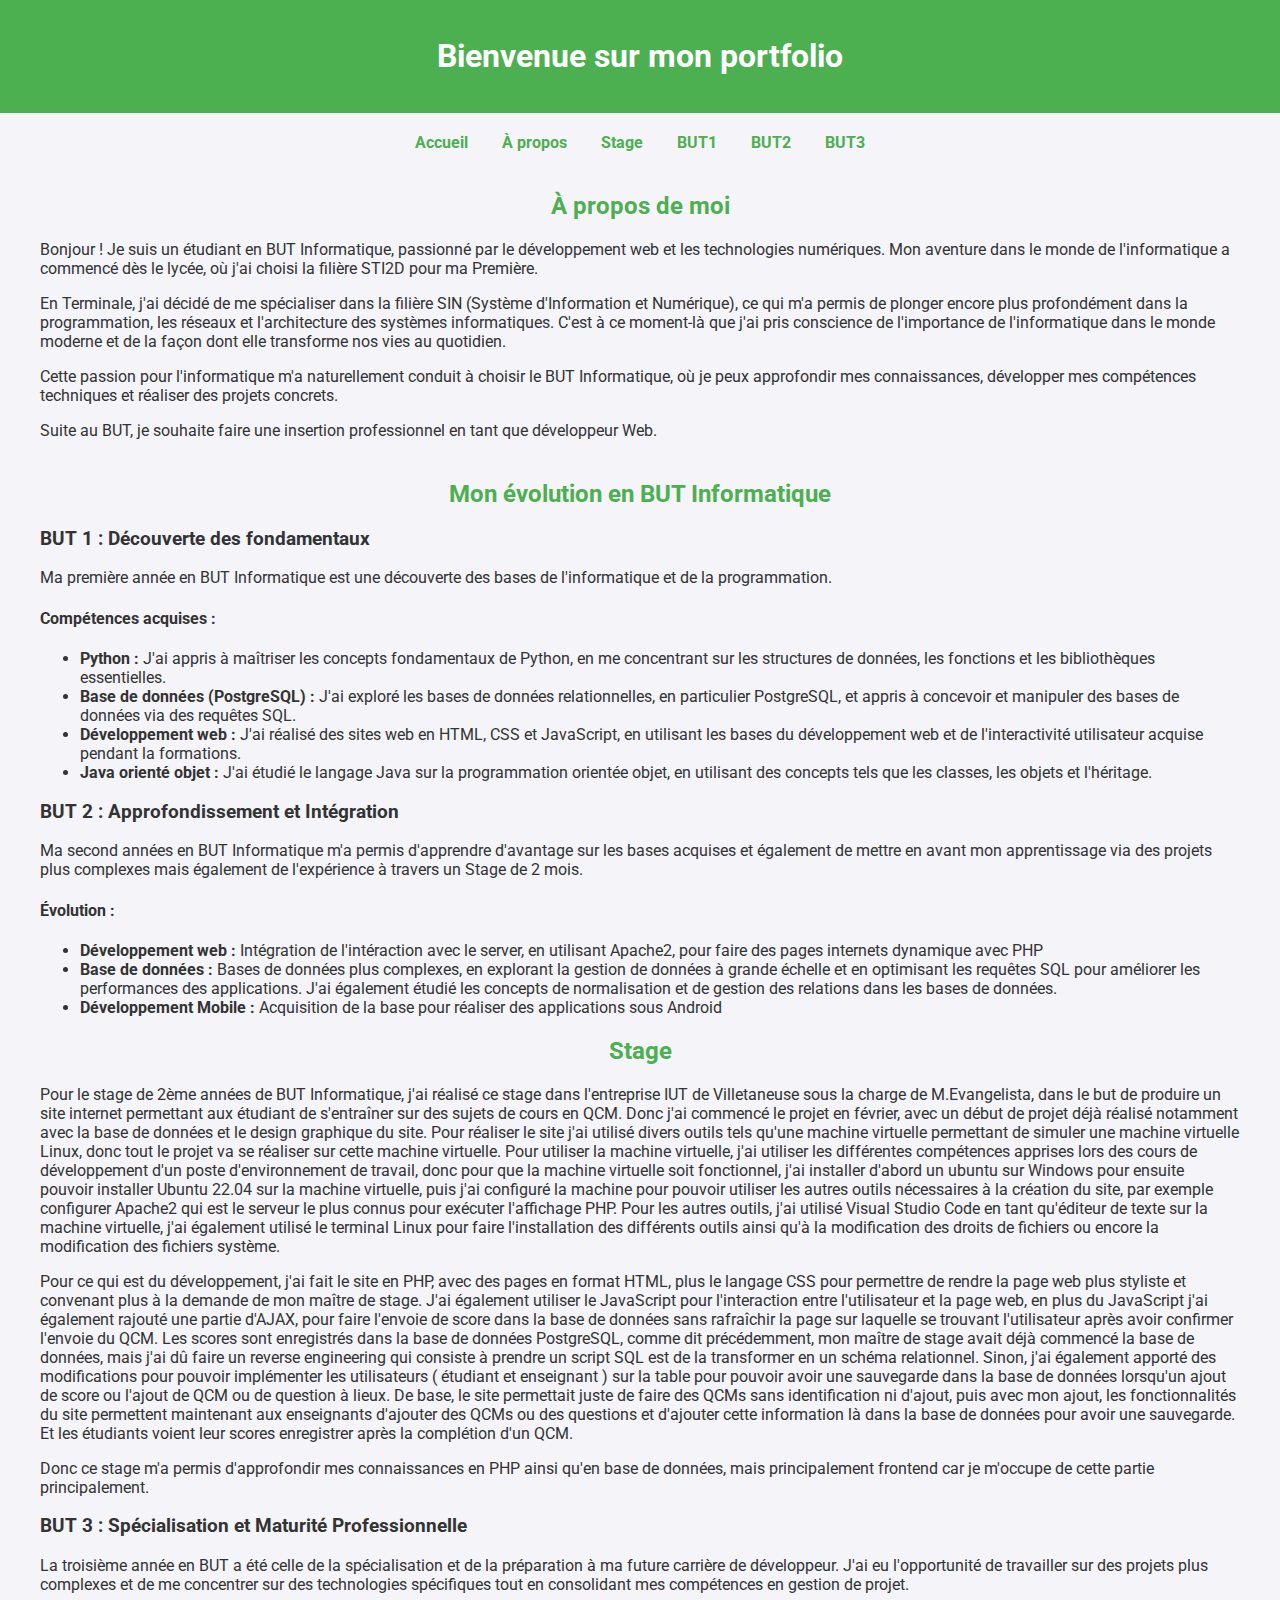
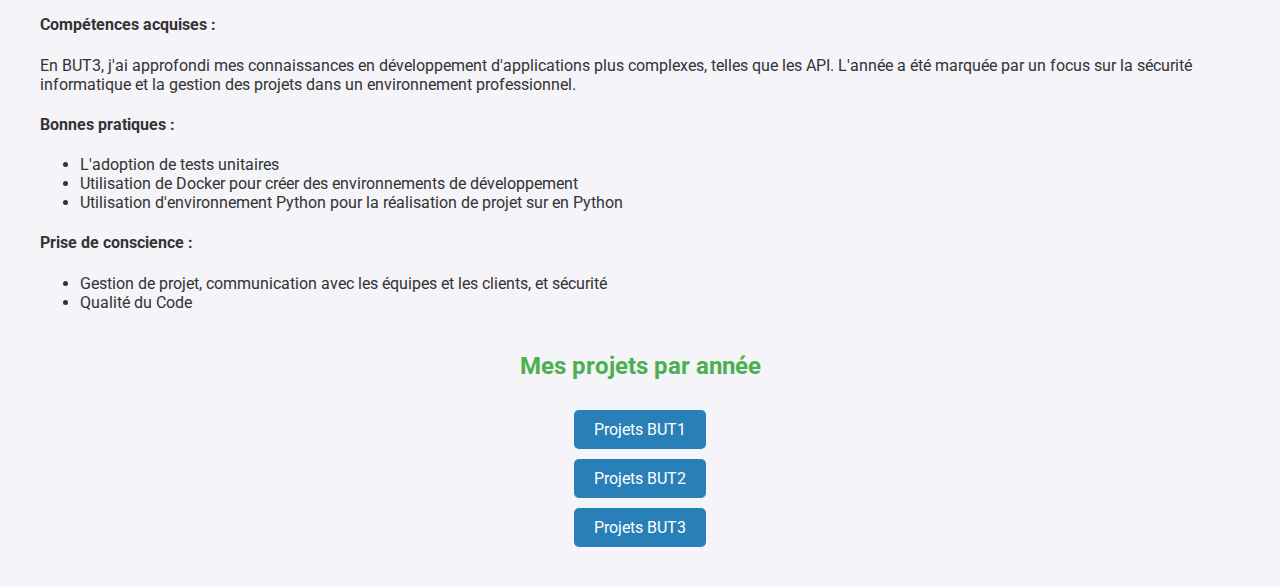
<file: index.html>
<!DOCTYPE html>
<html lang="fr">

<head>
    <meta charset="UTF-8">
    <meta name="viewport" content="width=device-width, initial-scale=1.0">
    <title>Mon Portfolio</title>
    <link href="https://fonts.googleapis.com/css2?family=Roboto:wght@300;400;700&display=swap" rel="stylesheet">
    <link rel="stylesheet" href="assets/css/index.css">
</head>

<body>
    <header>
        <h1>Bienvenue sur mon portfolio</h1>
    </header>
    <nav>
        <a href="index.html">Accueil</a>
        <a href="#about">À propos</a>
        <a href="#stage">Stage</a>
        <a href="but1.html">BUT1</a>
        <a href="but2.html">BUT2</a>
        <a href="but3.html">BUT3</a>
    </nav>
    <div class="container">
        <section id="about" class="section">
            <h2>À propos de moi</h2>
            <p>Bonjour ! Je suis un étudiant en BUT Informatique, passionné par le développement web et les technologies
                numériques. Mon aventure dans le monde de l'informatique a commencé dès le lycée, où j'ai choisi la
                filière STI2D pour ma Première.</p>

            <p>En Terminale, j'ai décidé de me spécialiser dans la filière SIN (Système d'Information et Numérique), ce
                qui m'a permis de plonger encore plus profondément dans la programmation, les réseaux et l'architecture
                des systèmes informatiques. C'est à ce moment-là que j'ai pris conscience de l'importance de
                l'informatique dans le monde moderne et de la façon dont elle transforme nos vies au quotidien.</p>

            <p>Cette passion pour l'informatique m'a naturellement conduit à choisir le BUT Informatique, où je peux
                approfondir mes connaissances, développer mes compétences techniques et réaliser des projets concrets.
            </p>

            <p>Suite au BUT, je souhaite faire une insertion professionnel en tant que développeur Web.
            </p>
        </section>

        <section id="but-evolution" class="section">
            <h2>Mon évolution en BUT Informatique</h2>
            <div>
                <h3>BUT 1 : Découverte des fondamentaux</h3>
                <p>Ma première année en BUT Informatique est une découverte des bases de l'informatique et de la
                    programmation.</p>
                <h4>Compétences acquises :</h4>
                <ul>
                    <li><strong>Python : </strong> J'ai appris à maîtriser les concepts fondamentaux de Python, en me
                        concentrant sur les structures de données, les fonctions et les bibliothèques essentielles.</li>
                    <li><strong>Base de données (PostgreSQL) : </strong> J'ai exploré les bases de données
                        relationnelles, en particulier PostgreSQL, et appris à concevoir et manipuler des bases de
                        données via des requêtes SQL.</li>
                    <li><strong>Développement web : </strong> J'ai réalisé des sites web en HTML, CSS et
                        JavaScript, en utilisant les bases du développement web et de l'interactivité utilisateur
                        acquise pendant la formations.</li>
                    <li><strong>Java orienté objet : </strong> J'ai étudié le langage Java sur la
                        programmation orientée objet, en utilisant des concepts tels que les classes, les objets et
                        l'héritage.</li>
                </ul>
            </div>
            <div>
                <h3>BUT 2 : Approfondissement et Intégration</h3>
                <p>Ma second années en BUT Informatique m'a permis d'apprendre d'avantage sur les bases acquises et
                    également de mettre en avant mon apprentissage via des projets plus complexes mais également de
                    l'expérience à travers un Stage de 2 mois.</p>
                <h4>Évolution :</h4>
                <ul>
                    <li><strong>Développement web :</strong> Intégration de l'intéraction avec le server, en utilisant
                        Apache2, pour faire des pages internets dynamique avec PHP</li>
                    <li><strong>Base de données : </strong> Bases de données plus complexes, en
                        explorant la gestion de données à grande échelle et en optimisant les requêtes SQL pour
                        améliorer les performances des applications. J'ai également étudié les concepts de normalisation
                        et de gestion des relations dans les bases de données.</li>
                    <li><strong>Développement Mobile : </strong>Acquisition de la base pour réaliser des applications
                        sous Android</li>

                </ul>
                <h2 id="stage">Stage</h2>
                <p>Pour le stage de 2ème années de BUT Informatique, j'ai réalisé ce stage dans
                    l'entreprise IUT de Villetaneuse sous la charge de M.Evangelista, dans le but de
                    produire un site internet permettant aux étudiant de s'entraîner sur des sujets de cours
                    en QCM. Donc j'ai commencé le projet en février, avec un début de projet déjà réalisé
                    notamment avec la base de données et le design graphique du site.
                    Pour réaliser le site j'ai utilisé divers outils tels qu'une machine virtuelle permettant de
                    simuler une machine virtuelle Linux, donc tout le projet va se réaliser sur cette machine
                    virtuelle. Pour utiliser la machine virtuelle, j'ai utiliser les différentes compétences
                    apprises lors des cours de développement d'un poste d'environnement de travail, donc
                    pour que la machine virtuelle soit fonctionnel, j'ai installer d'abord un ubuntu sur
                    Windows pour ensuite pouvoir installer Ubuntu 22.04 sur la machine virtuelle, puis j'ai
                    configuré la machine pour pouvoir utiliser les autres outils nécessaires à la création du
                    site, par exemple configurer Apache2 qui est le serveur le plus connus pour exécuter
                    l'affichage PHP. Pour les autres outils, j'ai utilisé Visual Studio Code en tant qu'éditeur
                    de texte sur la machine virtuelle, j'ai également utilisé le terminal Linux pour faire
                    l'installation des différents outils ainsi qu'à la modification des droits de fichiers ou
                    encore la modification des fichiers système.
                </p>
                <p>
                    Pour ce qui est du développement, j'ai fait le site en PHP, avec des pages en
                    format HTML, plus le langage CSS pour permettre de rendre la page web plus styliste
                    et convenant plus à la demande de mon maître de stage. J'ai également utiliser le
                    JavaScript pour l'interaction entre l'utilisateur et la page web, en plus du JavaScript j'ai
                    également rajouté une partie d'AJAX, pour faire l'envoie de score dans la base de
                    données sans rafraîchir la page sur laquelle se trouvant l'utilisateur après avoir
                    confirmer l'envoie du QCM. Les scores sont enregistrés dans la base de données
                    PostgreSQL, comme dit précédemment, mon maître de stage avait déjà commencé la
                    base de données, mais j'ai dû faire un reverse engineering qui consiste à prendre un
                    script SQL est de la transformer en un schéma relationnel. Sinon, j'ai également
                    apporté des modifications pour pouvoir implémenter les utilisateurs ( étudiant et
                    enseignant ) sur la table pour pouvoir avoir une sauvegarde dans la base de données
                    lorsqu'un ajout de score ou l'ajout de QCM ou de question à lieux. De base, le site
                    permettait juste de faire des QCMs sans identification ni d'ajout, puis avec mon ajout,
                    les fonctionnalités du site permettent maintenant aux enseignants d'ajouter des QCMs
                    ou des questions et d'ajouter cette information là dans la base de données pour avoir
                    une sauvegarde. Et les étudiants voient leur scores enregistrer après la complétion d'un
                    QCM.
                </p>
                <p>Donc ce stage m'a permis d'approfondir mes connaissances en PHP ainsi qu'en base
                    de données, mais principalement frontend car je m'occupe de cette partie
                    principalement.</p>
            </div>
            <div>
                <h3>BUT 3 : Spécialisation et Maturité Professionnelle</h3>
                <p>La troisième année en BUT a été celle de la spécialisation et de la préparation à ma future carrière
                    de développeur. J'ai eu l'opportunité de travailler sur des projets plus complexes et de me
                    concentrer sur des technologies spécifiques tout en consolidant mes compétences en gestion de
                    projet.</p>
                <h4>Compétences acquises : </h4>
                <p> En BUT3, j'ai approfondi mes connaissances en développement d'applications plus complexes, telles
                    que les API. L'année a été marquée par un focus sur la sécurité informatique et la gestion des
                    projets dans un environnement professionnel.</p>
                <h4>Bonnes pratiques :</h4>
                <ul>
                    <li>L'adoption de tests unitaires</li>
                    <li>Utilisation de Docker pour créer des environnements de développement</li>
                    <li>Utilisation d'environnement Python pour la réalisation de projet sur en Python</li>
                </ul>
                <h4>Prise de conscience :</h4>
                <ul>
                    <li>Gestion de projet, communication avec les équipes et les clients, et sécurité</li>
                    <li>Qualité du Code</li>
                </ul>
            </div>
        </section>

        <!-- Section des années avec des boutons -->
        <section id="years" class="section">
            <h2>Mes projets par année</h2>

            <!-- Bouton pour accéder au projet de BUT1 -->
            <div class="year-category">
                <a href="but1.html" class="button">Projets BUT1</a>
            </div>

            <!-- Bouton pour accéder au projet de BUT2 -->
            <div class="year-category">
                <a href="but2.html" class="button">Projets BUT2</a>
            </div>

            <!-- Bouton pour accéder au projet de BUT3 -->
            <div class="year-category">
                <a href="but3.html" class="button">Projets BUT3</a>
            </div>
        </section>


    </div>
</body>

</html>
</file>
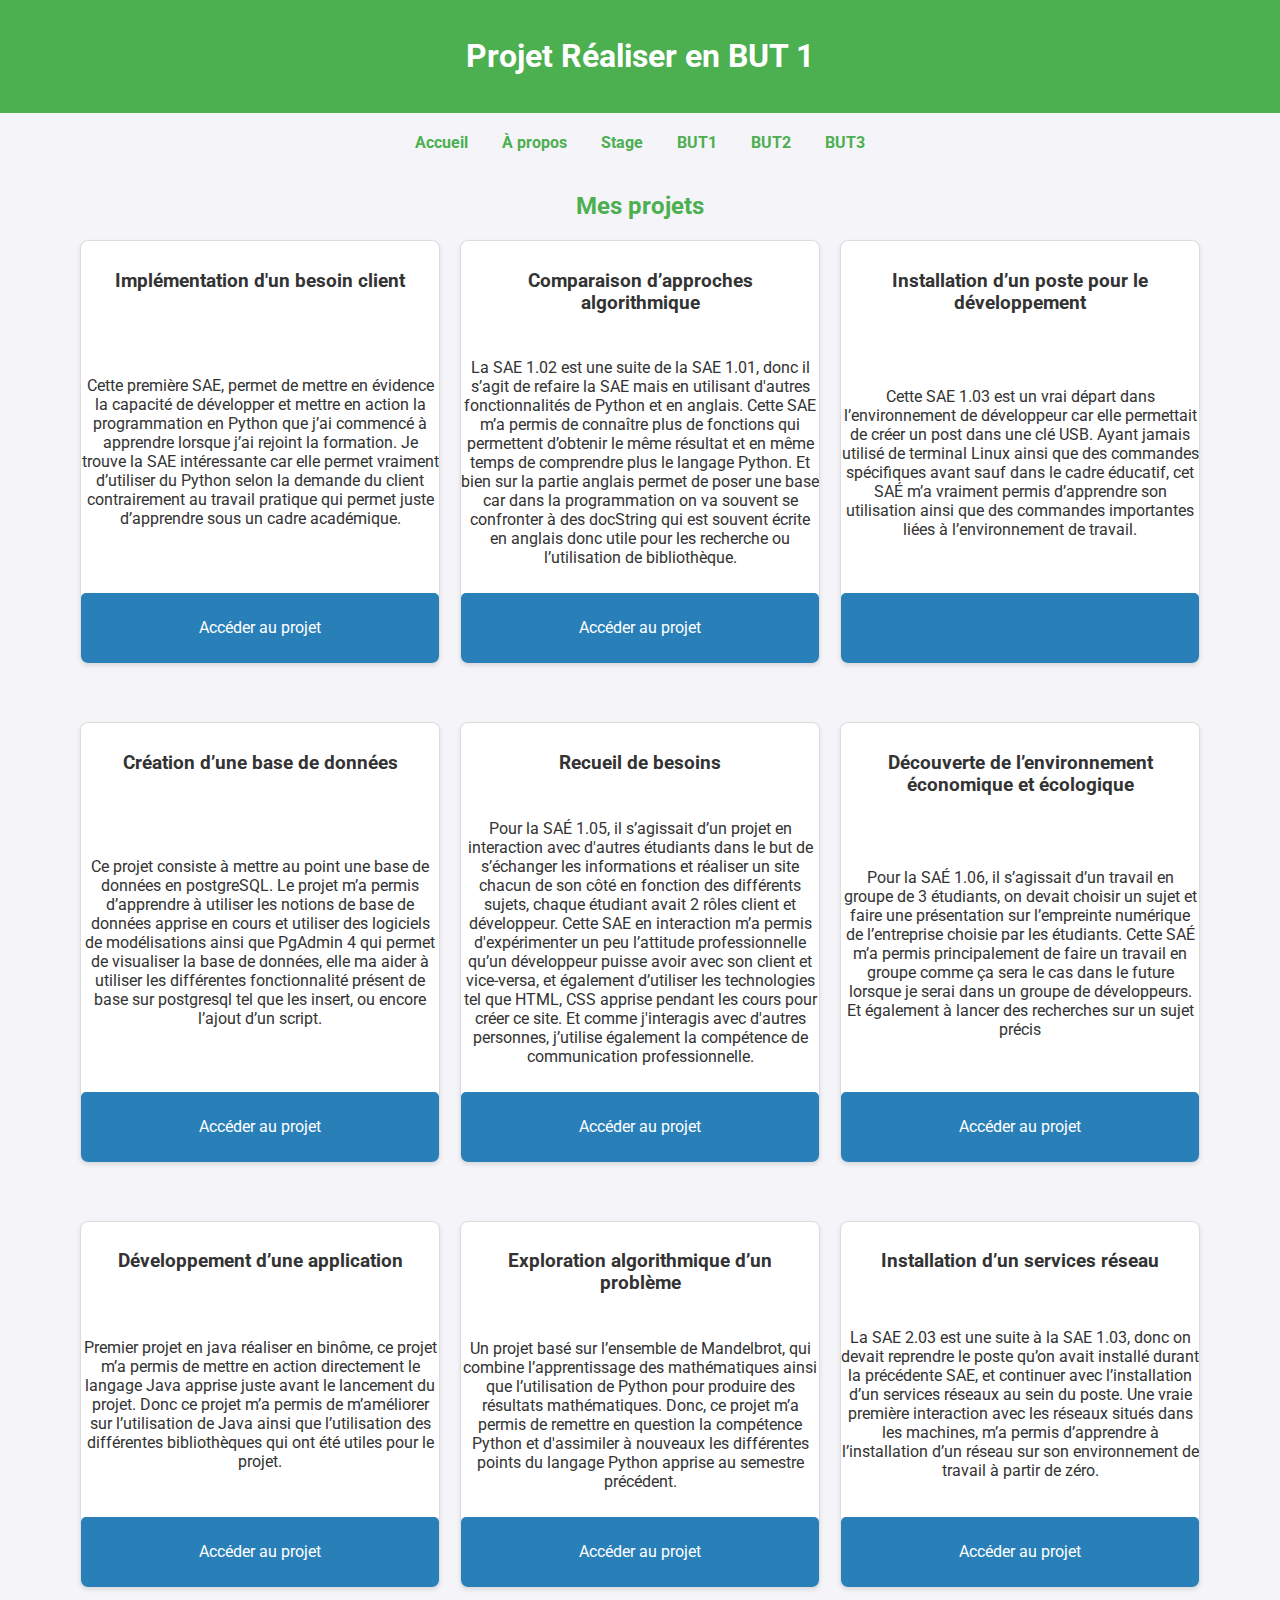
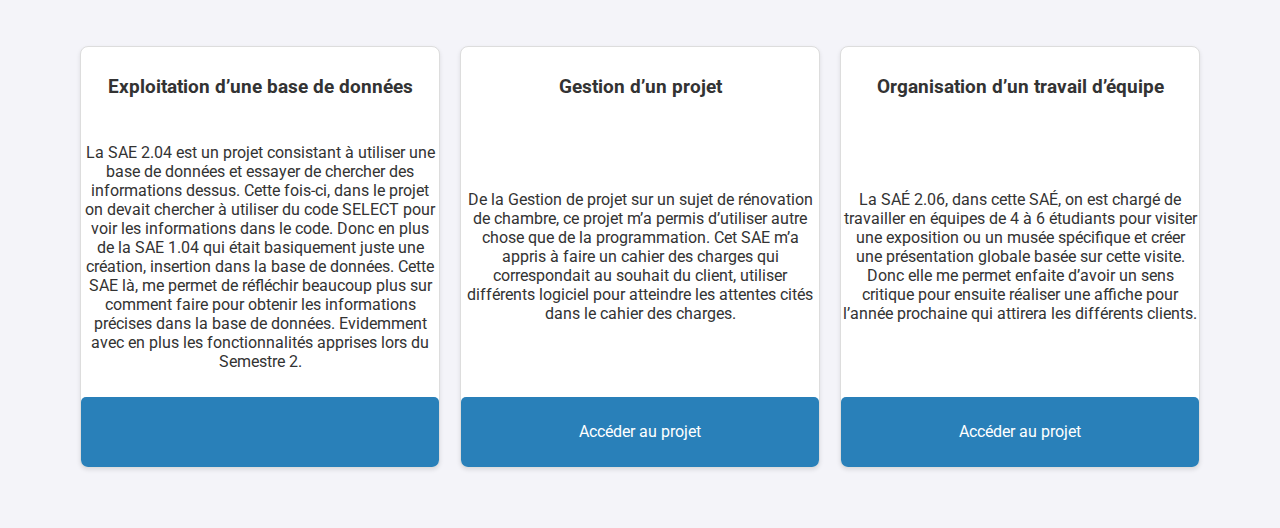
<file: but1.html>
<!DOCTYPE html>
<html lang="fr">

<head>
    <meta charset="UTF-8">
    <meta name="viewport" content="width=device-width, initial-scale=1.0">
    <title>BUT1 Informatique</title>
    <link href="https://fonts.googleapis.com/css2?family=Roboto:wght@300;400;700&display=swap" rel="stylesheet">
    <link rel="stylesheet" href="assets/css/index.css">
</head>

<body>
    <header>
        <h1>Projet Réaliser en BUT 1</h1>
    </header>
    <nav>
        <a href="index.html">Accueil</a>
        <a href="index.html#about">À propos</a>
        <a href="index.html#stage">Stage</a>
        <a href="but1.html">BUT1</a>
        <a href="but2.html">BUT2</a>
        <a href="but3.html">BUT3</a>
    </nav>
    <div class="container">
        <section id="projects" class="section">
            <h2>Mes projets</h2>
            <div class="projects">
                <div class="project">
                    <h3>Implémentation d'un besoin client</h3>
                    <p>Cette première SAE, permet de mettre en évidence la capacité de développer et
                        mettre en action la programmation en Python que j’ai commencé à apprendre lorsque
                        j’ai rejoint la formation. Je trouve la SAE intéressante car elle permet vraiment d’utiliser
                        du Python selon la demande du client contrairement au travail pratique qui permet juste
                        d’apprendre sous un cadre académique.</p>
                    <a href="https://github.com/Loic-Li/Portfolio/tree/main/S1.01" class="project-link">Accéder au
                        projet</a>
                </div>
                <div class="project">
                    <h3>Comparaison d’approches algorithmique</h3>
                    <p>La SAE 1.02 est une suite de la SAE 1.01, donc il s’agit de refaire la SAE mais
                        en utilisant d'autres fonctionnalités de Python et en anglais. Cette SAE m’a permis de
                        connaître plus de fonctions qui permettent d’obtenir le même résultat et en même temps
                        de comprendre plus le langage Python. Et bien sur la partie anglais permet de poser
                        une base car dans la programmation on va souvent se confronter à des docString qui
                        est souvent écrite en anglais donc utile pour les recherche ou l’utilisation de
                        bibliothèque.</p>
                    <a href="https://github.com/Loic-Li/Portfolio/tree/main/S1.02" class="project-link">Accéder au
                        projet</a>
                </div>
                <div class="project">
                    <h3>Installation d’un poste pour le développement</h3>
                    <p>Cette SAE 1.03 est un vrai départ dans l’environnement de développeur car elle
                        permettait de créer un post dans une clé USB. Ayant jamais utilisé de terminal Linux
                        ainsi que des commandes spécifiques avant sauf dans le cadre éducatif, cet SAÉ m’a
                        vraiment permis d’apprendre son utilisation ainsi que des commandes importantes liées
                        à l’environnement de travail.</p>
                    <div class="project-link"></div>
                </div>
            </div>
            <br><br>
            <div class="projects">
                <div class="project">
                    <h3>Création d’une base de données</h3>
                    <p>Ce projet consiste à mettre au point une base de données en postgreSQL. Le
                        projet m’a permis d’apprendre à utiliser les notions de base de données apprise en
                        cours et utiliser des logiciels de modélisations ainsi que PgAdmin 4 qui permet de
                        visualiser la base de données, elle ma aider à utiliser les différentes fonctionnalité
                        présent de base sur postgresql tel que les insert, ou encore l’ajout d’un script.</p>
                    <a href="https://github.com/Loic-Li/Portfolio/tree/main/S1.04" class="project-link">Accéder au
                        projet</a>
                </div>
                <div class="project">
                    <h3>Recueil de besoins</h3>
                    <p>Pour la SAÉ 1.05, il s’agissait d’un projet en interaction avec d'autres étudiants
                        dans le but de s’échanger les informations et réaliser un site chacun de son côté en
                        fonction des différents sujets, chaque étudiant avait 2 rôles client et développeur. Cette
                        SAE en interaction m’a permis d'expérimenter un peu l’attitude professionnelle qu’un
                        développeur puisse avoir avec son client et vice-versa, et également d’utiliser les
                        technologies tel que HTML, CSS apprise pendant les cours pour créer ce site. Et
                        comme j'interagis avec d'autres personnes, j’utilise également la compétence de
                        communication professionnelle.</p>
                    <a href="https://github.com/Loic-Li/Portfolio/tree/main/S1.05" class="project-link">Accéder au
                        projet</a>
                </div>
                <div class="project">
                    <h3>Découverte de l’environnement économique et écologique</h3>
                    <p>Pour la SAÉ 1.06, il s’agissait d’un travail en groupe de 3 étudiants, on devait
                        choisir un sujet et faire une présentation sur l’empreinte numérique de l’entreprise
                        choisie par les étudiants. Cette SAÉ m’a permis principalement de faire un travail en
                        groupe comme ça sera le cas dans le future lorsque je serai dans un groupe de
                        développeurs. Et également à lancer des recherches sur un sujet précis
                    </p>
                    <a href="https://github.com/Loic-Li/Portfolio/tree/main/S1.06" class="project-link">Accéder au
                        projet</a>
                </div>
            </div>
            <br><br>
            <div class="projects">
                <div class="project">
                    <h3>Développement d’une application</h3>
                    <p>Premier projet en java réaliser en binôme, ce projet m’a permis de mettre en
                        action directement le langage Java apprise juste avant le lancement du projet. Donc ce
                        projet m’a permis de m’améliorer sur l’utilisation de Java ainsi que l’utilisation des
                        différentes bibliothèques qui ont été utiles pour le projet.
                    </p>
                    <a href="https://github.com/Loic-Li/Portfolio/tree/main/S2.01" class="project-link">Accéder au
                        projet</a>
                </div>
                <div class="project">
                    <h3>Exploration algorithmique d’un problème</h3>
                    <p>Un projet basé sur l’ensemble de Mandelbrot, qui combine l’apprentissage des
                        mathématiques ainsi que l’utilisation de Python pour produire des résultats
                        mathématiques. Donc, ce projet m’a permis de remettre en question la compétence
                        Python et d'assimiler à nouveaux les différentes points du langage Python apprise au
                        semestre précédent.
                    </p>
                    <a href="https://github.com/Loic-Li/Portfolio/tree/main/S2.02" class="project-link">Accéder au
                        projet</a>
                </div>
                <div class="project">
                    <h3> Installation d’un services réseau</h3>
                    <p>La SAE 2.03 est une suite à la SAE 1.03, donc on devait reprendre le poste
                        qu’on avait installé durant la précédente SAE, et continuer avec l’installation d’un
                        services réseaux au sein du poste. Une vraie première interaction avec les réseaux
                        situés dans les machines, m’a permis d’apprendre à l’installation d’un réseau sur son
                        environnement de travail à partir de zéro.
                    </p>
                    <a href="https://github.com/Loic-Li/Portfolio/tree/main/S2.03" class="project-link">Accéder au
                        projet</a>
                </div>
            </div>
            <br><br>
            <div class="projects">
                <div class="project">
                    <h3>Exploitation d’une base de données</h3>
                    <p>La SAE 2.04 est un projet consistant à utiliser une base de données et essayer
                        de chercher des informations dessus. Cette fois-ci, dans le projet on devait chercher à
                        utiliser du code SELECT pour voir les informations dans le code. Donc en plus de la
                        SAE 1.04 qui était basiquement juste une création, insertion dans la base de données.
                        Cette SAE là, me permet de réfléchir beaucoup plus sur comment faire pour obtenir les
                        informations précises dans la base de données. Evidemment avec en plus les
                        fonctionnalités apprises lors du Semestre 2.</p>
                    <div class="project-link"></div>
                </div>
                <div class="project">
                    <h3>Gestion d’un projet</h3>
                    <p>De la Gestion de projet sur un sujet de rénovation de chambre, ce projet m’a
                        permis d’utiliser autre chose que de la programmation. Cet SAE m’a appris à faire un
                        cahier des charges qui correspondait au souhait du client, utiliser différents logiciel pour
                        atteindre les attentes cités dans le cahier des charges.
                    </p>
                    <a href="https://github.com/Loic-Li/Portfolio/tree/main/S2.05" class="project-link">Accéder au
                        projet</a>
                </div>
                <div class="project">
                    <h3>Organisation d’un travail d’équipe</h3>
                    <p>La SAÉ 2.06, dans cette SAÉ, on est chargé de travailler en équipes de 4 à 6
                        étudiants pour visiter une exposition ou un musée spécifique et créer une présentation
                        globale basée sur cette visite. Donc elle me permet enfaite d’avoir un sens critique pour
                        ensuite réaliser une affiche pour l’année prochaine qui attirera les différents clients.</p>
                    <a href="https://github.com/Loic-Li/Portfolio/tree/main/S2.06" class="project-link">Accéder au
                        projet</a>
                </div>
            </div>
        </section>
    </div>
</body>

</html>
</file>
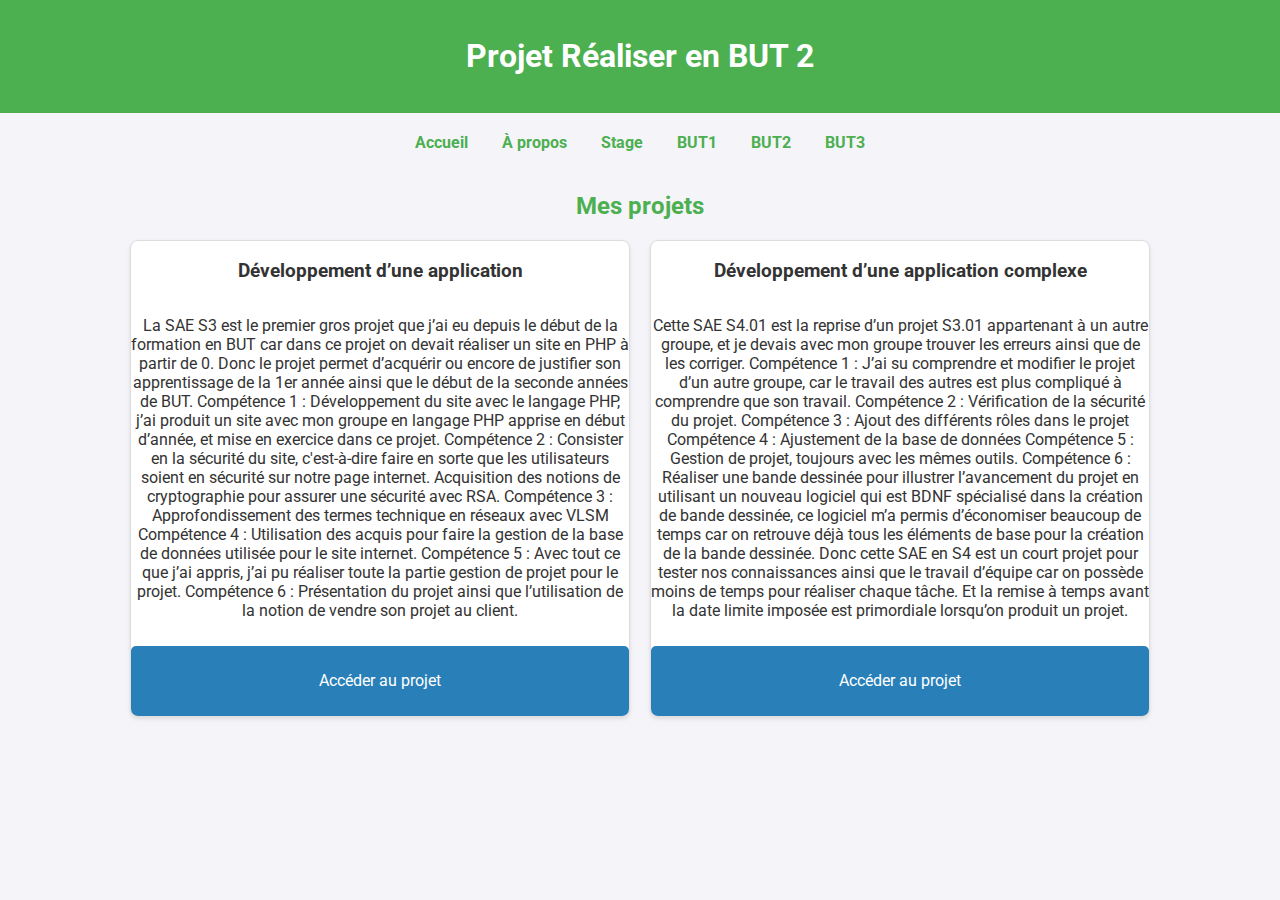
<file: but2.html>
<!DOCTYPE html>
<html lang="fr">

<head>
    <meta charset="UTF-8">
    <meta name="viewport" content="width=device-width, initial-scale=1.0">
    <title>BUT1 Informatique</title>
    <link href="https://fonts.googleapis.com/css2?family=Roboto:wght@300;400;700&display=swap" rel="stylesheet">
    <link rel="stylesheet" href="assets/css/index.css">
</head>

<body>
    <header>
        <h1>Projet Réaliser en BUT 2</h1>
    </header>
    <nav>
        <a href="index.html">Accueil</a>
        <a href="index.html#about">À propos</a>
        <a href="index.html#stage">Stage</a>
        <a href="but1.html">BUT1</a>
        <a href="but2.html">BUT2</a>
        <a href="but3.html">BUT3</a>
    </nav>
    <div class="container">
        <section id="projects" class="section">
            <h2>Mes projets</h2>
            <div class="projects">
                <div class="project-but2">
                    <h3>Développement d’une application</h3>
                    <p>La SAE S3 est le premier gros projet que j’ai eu depuis le début de la formation
                        en BUT car dans ce projet on devait réaliser un site en PHP à partir de 0. Donc le projet
                        permet d’acquérir ou encore de justifier son apprentissage de la 1er année ainsi que le
                        début de la seconde années de BUT.
                        Compétence 1 : Développement du site avec le langage PHP, j’ai produit un site
                        avec mon groupe en langage PHP apprise en début d’année, et mise en exercice dans
                        ce projet.
                        Compétence 2 : Consister en la sécurité du site, c'est-à-dire faire en sorte que
                        les utilisateurs soient en sécurité sur notre page internet. Acquisition des notions de
                        cryptographie pour assurer une sécurité avec RSA.
                        Compétence 3 : Approfondissement des termes technique en réseaux avec
                        VLSM
                        Compétence 4 : Utilisation des acquis pour faire la gestion de la base de
                        données utilisée pour le site internet.
                        Compétence 5 : Avec tout ce que j’ai appris, j’ai pu réaliser toute la partie gestion
                        de projet pour le projet.
                        Compétence 6 : Présentation du projet ainsi que l’utilisation de la notion de
                        vendre son projet au client.</p>
                    <a href="https://gitlab.sorbonne-paris-nord.fr/boogie-team/sae" class="project-link">Accéder au
                        projet</a>
                </div>
                <div class="project-but2">
                    <h3>Développement d’une application complexe</h3>
                    <p>Cette SAE S4.01 est la reprise d’un projet S3.01 appartenant à un autre groupe,
                        et je devais avec mon groupe trouver les erreurs ainsi que de les corriger.
                        Compétence 1 : J’ai su comprendre et modifier le projet d’un autre groupe, car le
                        travail des autres est plus compliqué à comprendre que son travail.
                        Compétence 2 : Vérification de la sécurité du projet.
                        Compétence 3 : Ajout des différents rôles dans le projet
                        Compétence 4 : Ajustement de la base de données
                        Compétence 5 : Gestion de projet, toujours avec les mêmes outils.
                        Compétence 6 : Réaliser une bande dessinée pour illustrer l’avancement du
                        projet en utilisant un nouveau logiciel qui est BDNF spécialisé dans la création de
                        bande dessinée, ce logiciel m’a permis d’économiser beaucoup de temps car on
                        retrouve déjà tous les éléments de base pour la création de la bande dessinée.
                        Donc cette SAE en S4 est un court projet pour tester nos connaissances ainsi que le
                        travail d’équipe car on possède moins de temps pour réaliser chaque tâche. Et la
                        remise à temps avant la date limite imposée est primordiale lorsqu’on produit un projet.</p>
                    <a href="https://gitlab.sorbonne-paris-nord.fr/jklm.b/saes4" class="project-link">Accéder au
                        projet</a>
                </div>
        </section>
    </div>
</body>

</html>
</file>
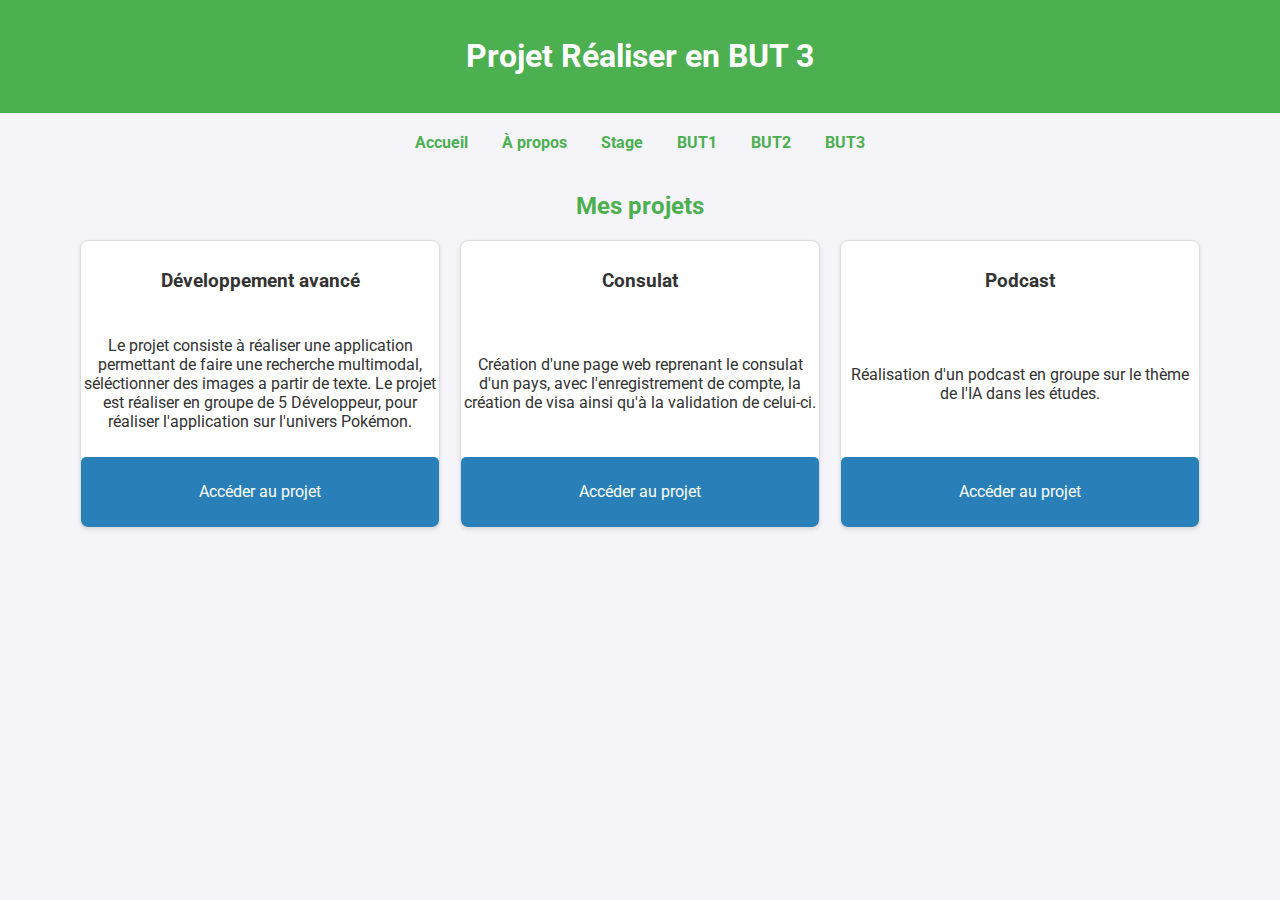
<file: but3.html>
<!DOCTYPE html>
<html lang="fr">

<head>
    <meta charset="UTF-8">
    <meta name="viewport" content="width=device-width, initial-scale=1.0">
    <title>BUT1 Informatique</title>
    <link href="https://fonts.googleapis.com/css2?family=Roboto:wght@300;400;700&display=swap" rel="stylesheet">
    <link rel="stylesheet" href="assets/css/index.css">
</head>

<body>
    <header>
        <h1>Projet Réaliser en BUT 3</h1>
    </header>
    <nav>
        <a href="index.html">Accueil</a>
        <a href="index.html#about">À propos</a>
        <a href="index.html#stage">Stage</a>
        <a href="but1.html">BUT1</a>
        <a href="but2.html">BUT2</a>
        <a href="but3.html">BUT3</a>
    </nav>
    <div class="container">
        <section id="projects" class="section">
            <h2>Mes projets</h2>
            <div class="projects">
                <div class="project">
                    <h3>Développement avancé</h3>
                    <p>Le projet consiste à réaliser une application permettant de faire une recherche multimodal,
                        séléctionner des images a partir de texte. Le projet est réaliser en groupe de 5 Développeur,
                        pour réaliser l'application sur l'univers Pokémon.
                    </p>
                    <a href="https://gitlab.sorbonne-paris-nord.fr/KoD/PokeKod" class="project-link">Accéder au
                        projet</a>
                </div>
                <div class="project">
                    <h3>Consulat</h3>
                    <p>Création d'une page web reprenant le consulat d'un pays, avec l'enregistrement de compte, la
                        création de visa ainsi qu'à la validation de celui-ci.
                    </p>
                    <a href="https://github.com/Loic-Li/Consulat" class="project-link">Accéder au
                        projet</a>
                </div>
                <div class="project">
                    <h3>Podcast</h3>
                    <p>Réalisation d'un podcast en groupe sur le thème de l'IA dans les études.
                    </p>
                    <a href="https://youtu.be/_J3-FVsI0dk" class="project-link">Accéder au
                        projet</a>
                </div>
            </div>
        </section>
    </div>
</body>

</html>
</file>
<file: assets/css/index.css>
body {
    font-family: 'Roboto', sans-serif;
    margin: 0;
    padding: 0;
    background-color: #f4f4f9;
    color: #333;
}

header {
    background-color: #4CAF50;
    color: white;
    padding: 1rem 0;
    text-align: center;
}

nav {
    margin: 20px 0;
    text-align: center;
}

nav a {
    margin: 0 15px;
    text-decoration: none;
    color: #4CAF50;
    font-weight: bold;
}

nav a:hover {
    text-decoration: underline;
}

.container {
    max-width: 1200px;
    margin: 20px auto;
    padding: 0 15px;
}

.section {
    margin: 40px 0;
}

.section h2 {
    text-align: center;
    color: #4CAF50;
}

.projects {
    display: flex;
    flex-wrap: wrap;
    justify-content: center;
    gap: 20px;
}

.project {
    display: flex;
    flex-direction: column;
    /* Organise les éléments du projet en colonne */
    justify-content: space-between;
    /* Assure que les éléments sont répartis sur toute la hauteur disponible */
    background: white;
    border: 1px solid #ddd;
    border-radius: 8px;
    overflow: hidden;
    box-shadow: 0 2px 4px rgba(0, 0, 0, 0.1);
    width: 30%;
    min-width: 350px;
    text-align: center;
    box-sizing: border-box;
    /* Supprimer la hauteur fixe ici pour que les projets s'ajustent dynamiquement */
    margin-bottom: 20px;
    /* Espace entre les projets */
}

.project-but2 {
    display: flex;
    flex-direction: column;
    /* Organise les éléments du projet en colonne */
    justify-content: space-between;
    /* Assure que les éléments sont répartis sur toute la hauteur disponible */
    background: white;
    border: 1px solid #ddd;
    border-radius: 8px;
    overflow: hidden;
    box-shadow: 0 2px 4px rgba(0, 0, 0, 0.1);
    width: 30%;
    min-width: 500px;
    text-align: center;
    box-sizing: border-box;
    /* Supprimer la hauteur fixe ici pour que les projets s'ajustent dynamiquement */
    margin-bottom: 20px;
    /* Espace entre les projets */
}

.project img {
    width: 100%;
    height: 200px;
    object-fit: cover;
}

.project h3 {
    padding: 10px;
    color: #333;
}

footer {
    background-color: #333;
    color: white;
    text-align: center;
    padding: 10px 0;
    margin-top: 20px;
}

footer p {
    margin: 0;
}

footer a {
    color: #4CAF50;
    text-decoration: none;
}

footer a:hover {
    text-decoration: underline;
}

#years {
    text-align: center;
    color: white;
}

/* Style pour les boutons */
.button {
    display: inline-block;
    padding: 10px 20px;
    background-color: #2980B9;
    color: white;
    text-align: center;
    text-decoration: none;
    border-radius: 5px;
    font-size: 16px;
    margin-top: 10px;
    transition: background-color 0.3s;
}

.button:hover {
    background-color: #3498DB;
}

.project-link {
    display: inline-block;
    padding: 10px 20px;
    background-color: #2980B9;
    color: white;
    text-align: center;
    text-decoration: none;
    border-radius: 5px;
    font-size: 16px;
    margin-top: 10px;
    transition: background-color 0.3s;
    height: 50px;
    /* Hauteur fixe pour le bouton */
    line-height: 50px;
    /* Centre le texte verticalement */
    text-align: center;
    /* Assure que le texte est centré horizontalement */
}

.project-link:hover {
    background-color: #3498DB;
}
</file>
